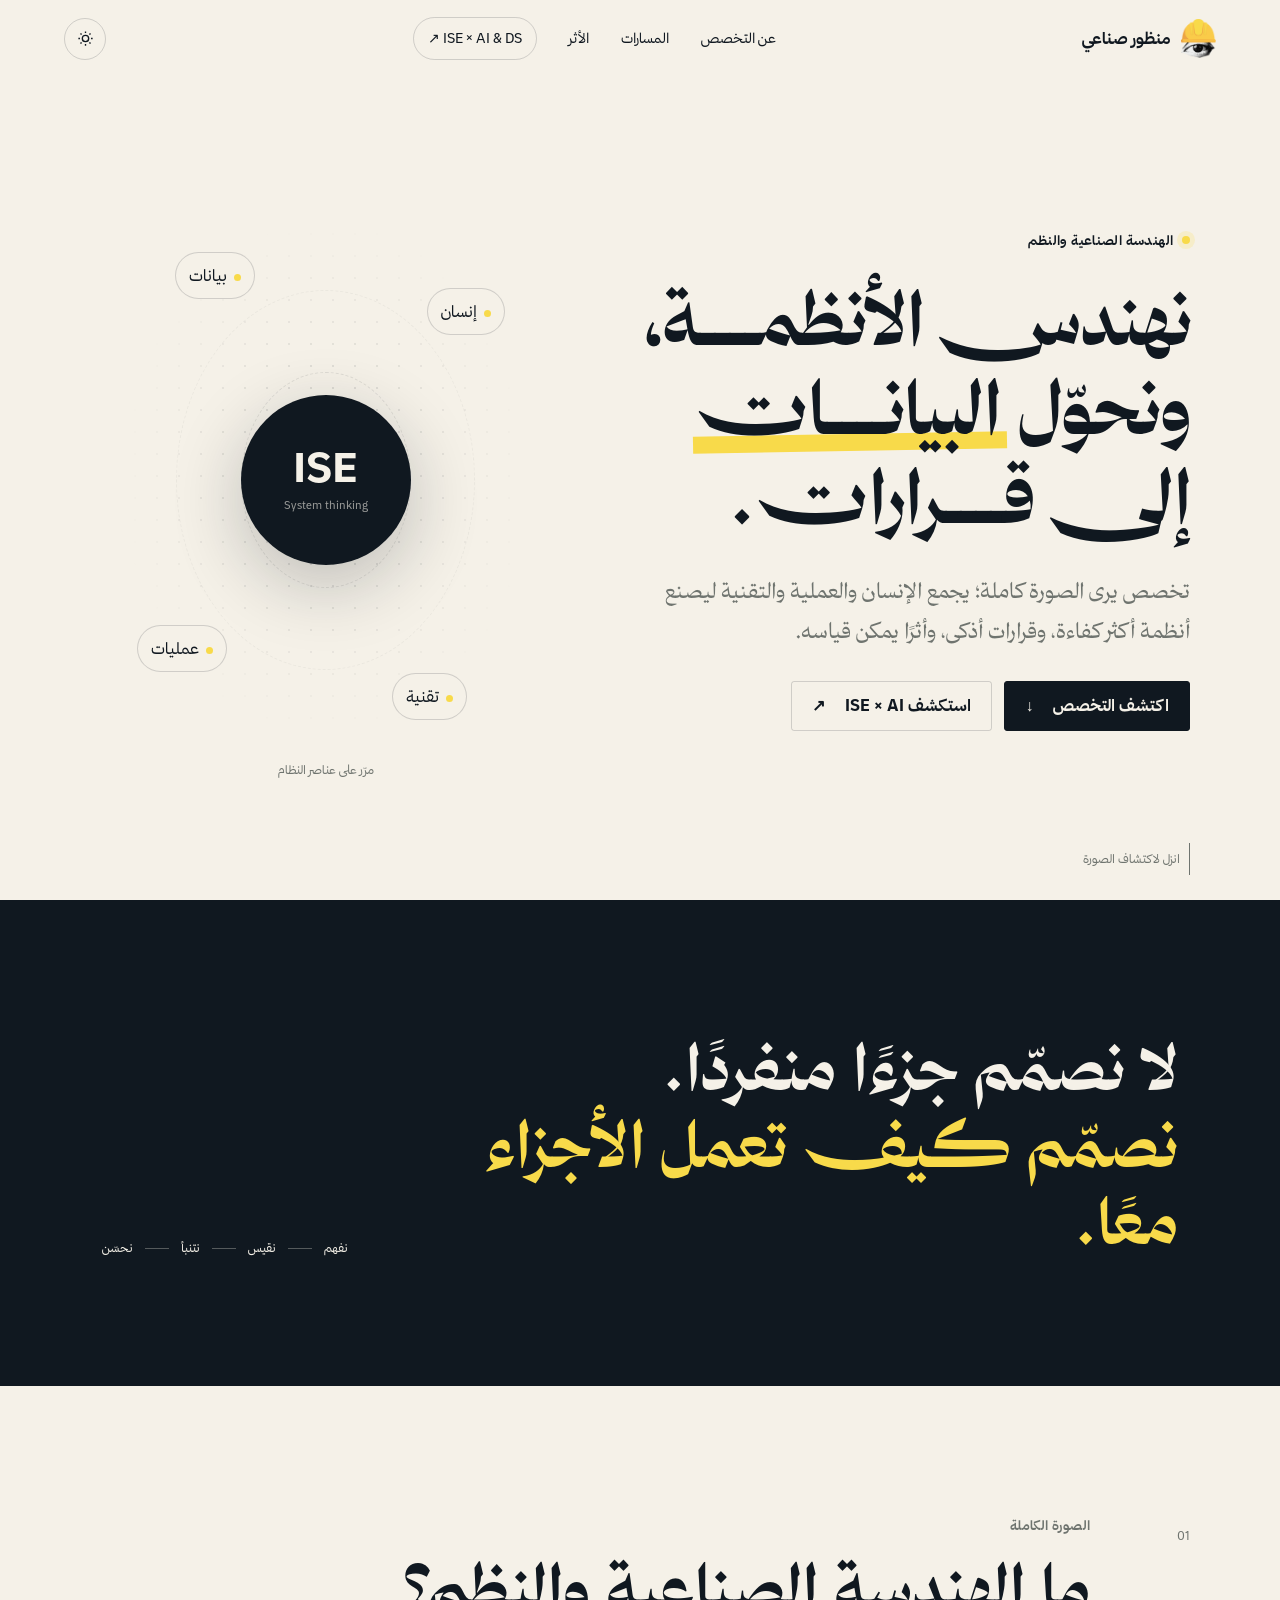
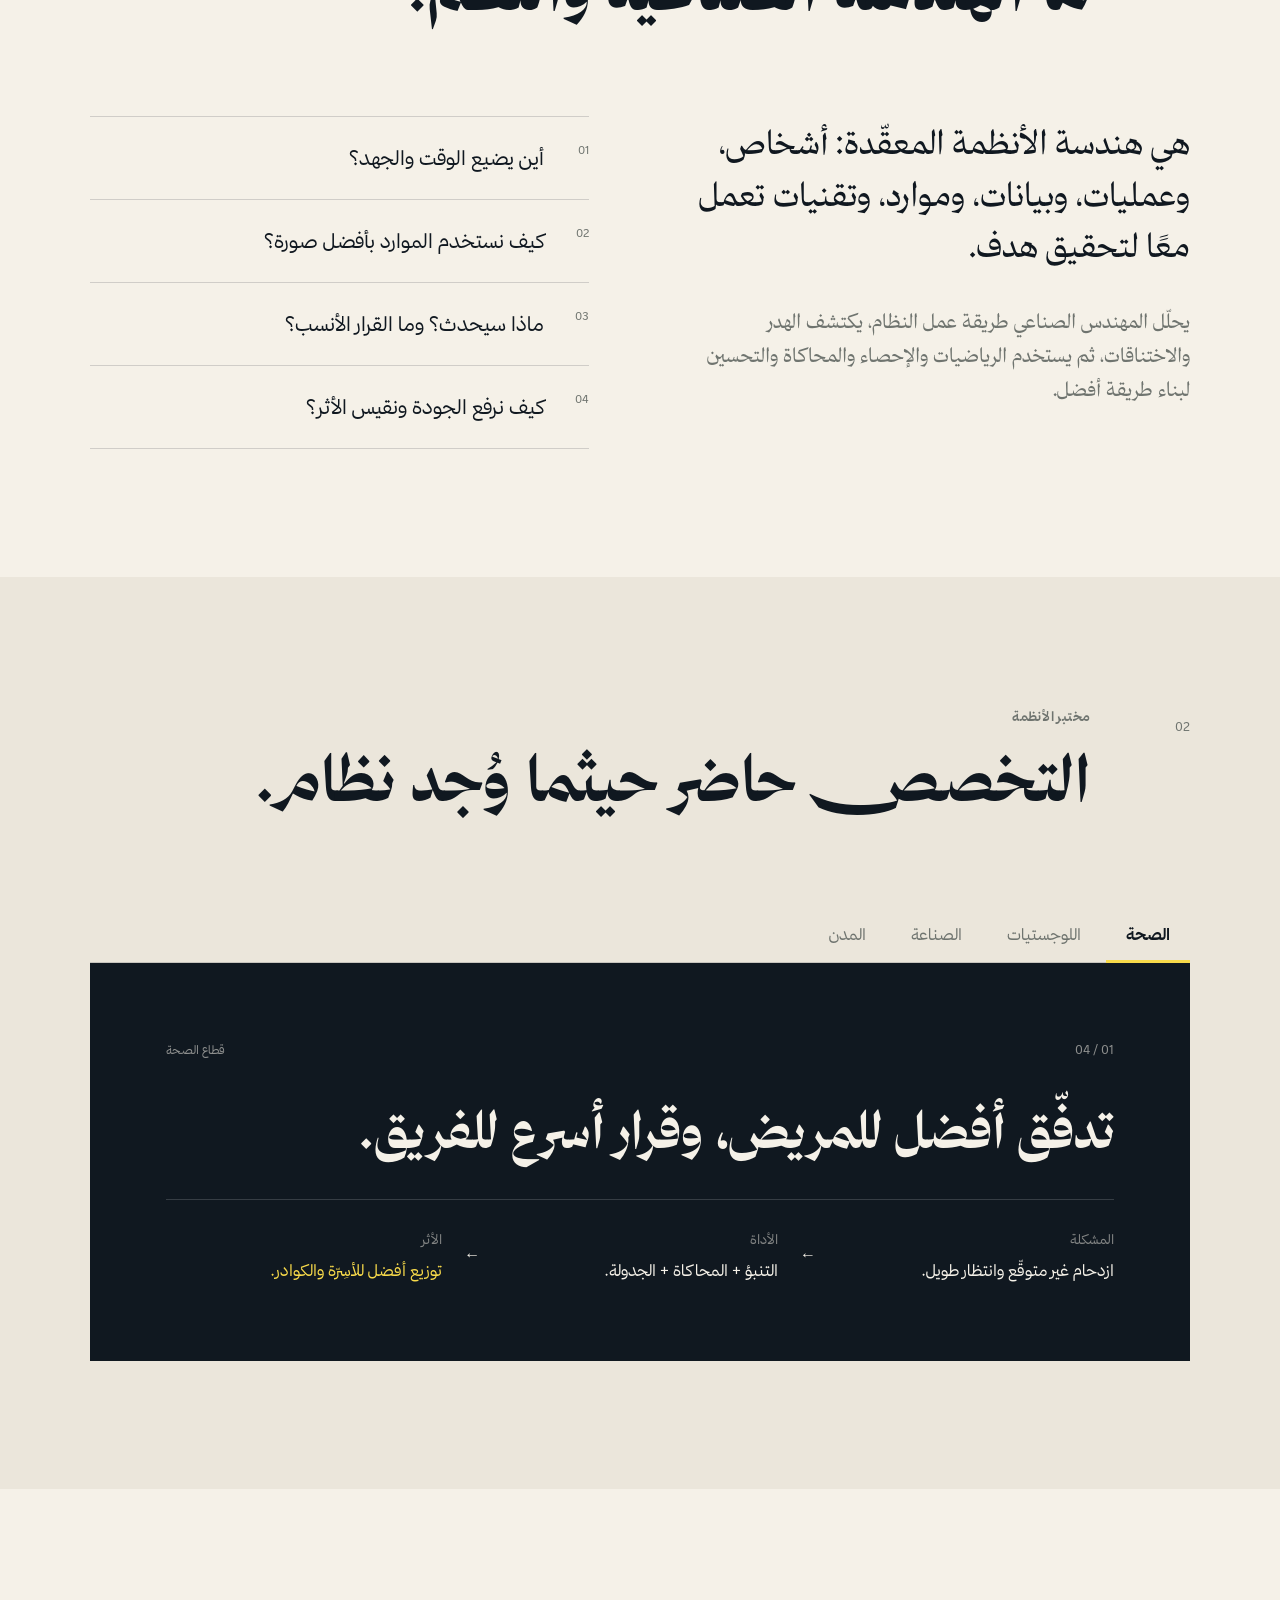
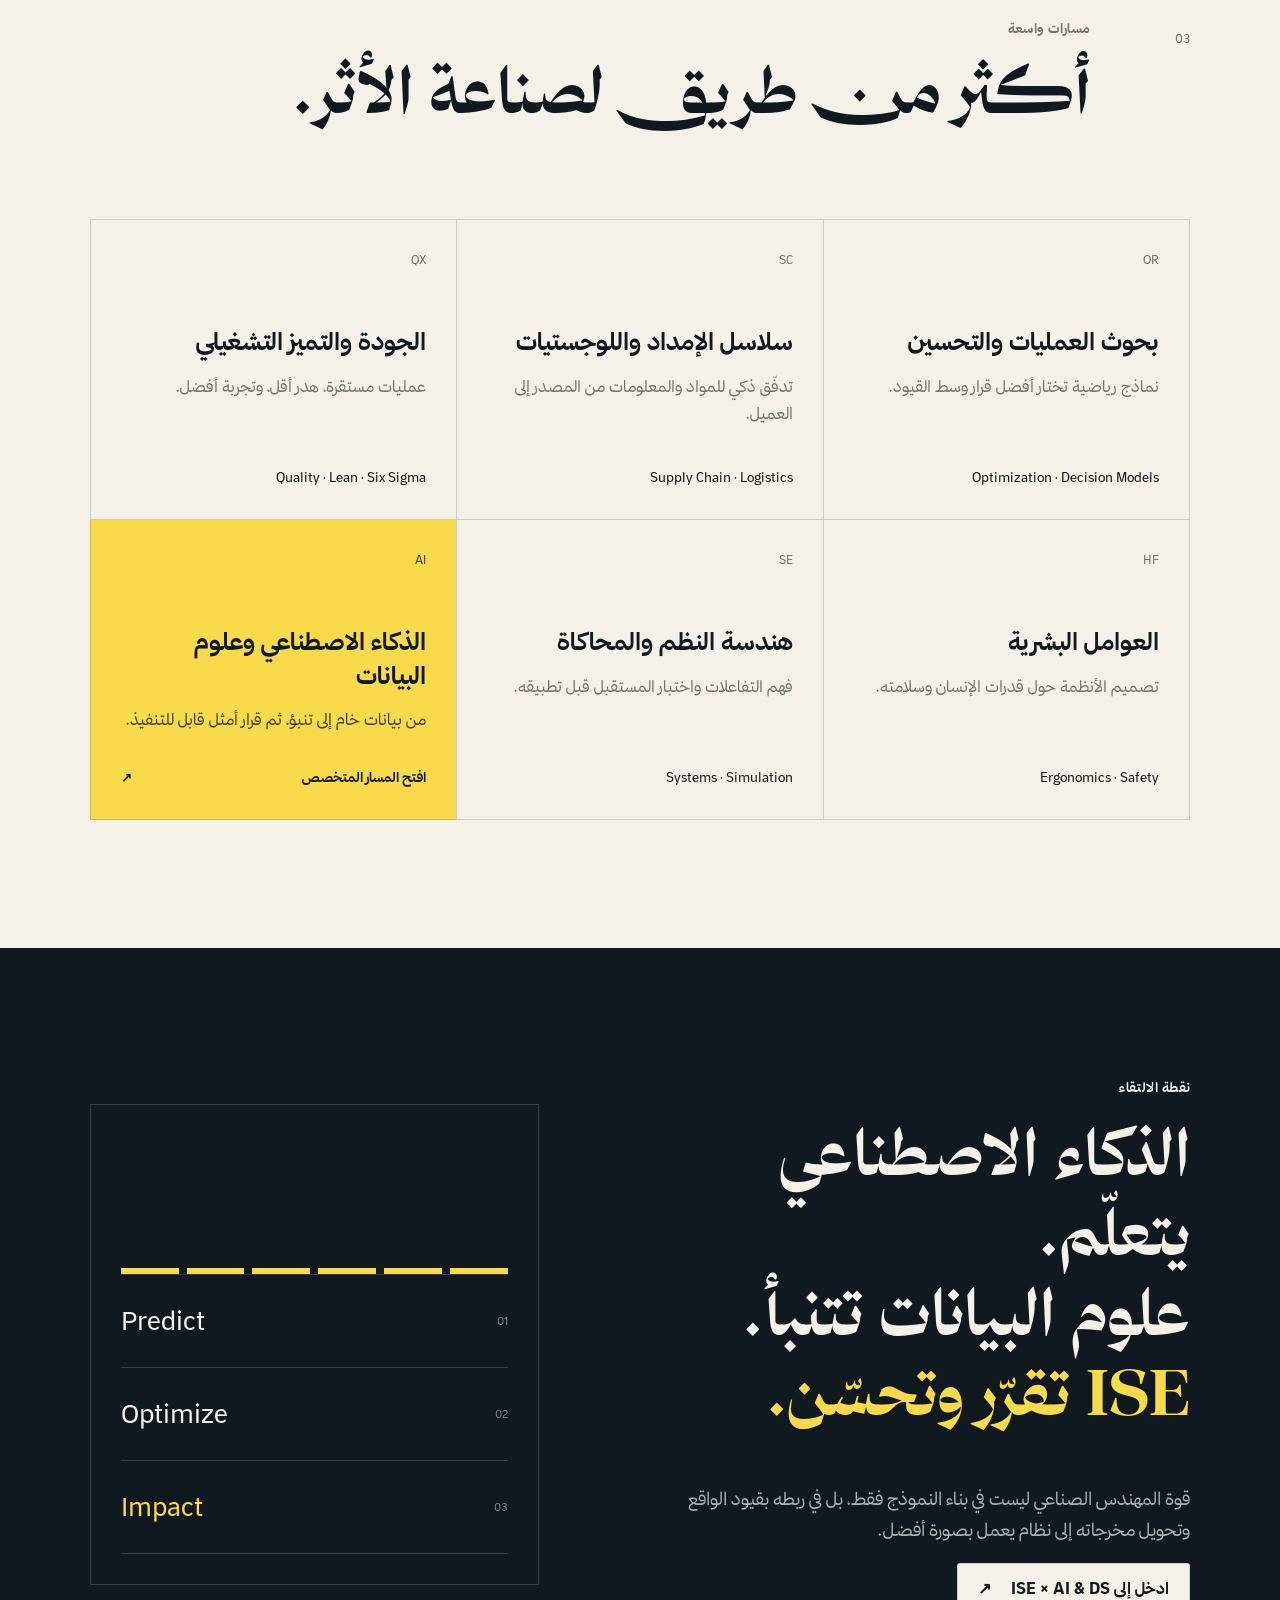
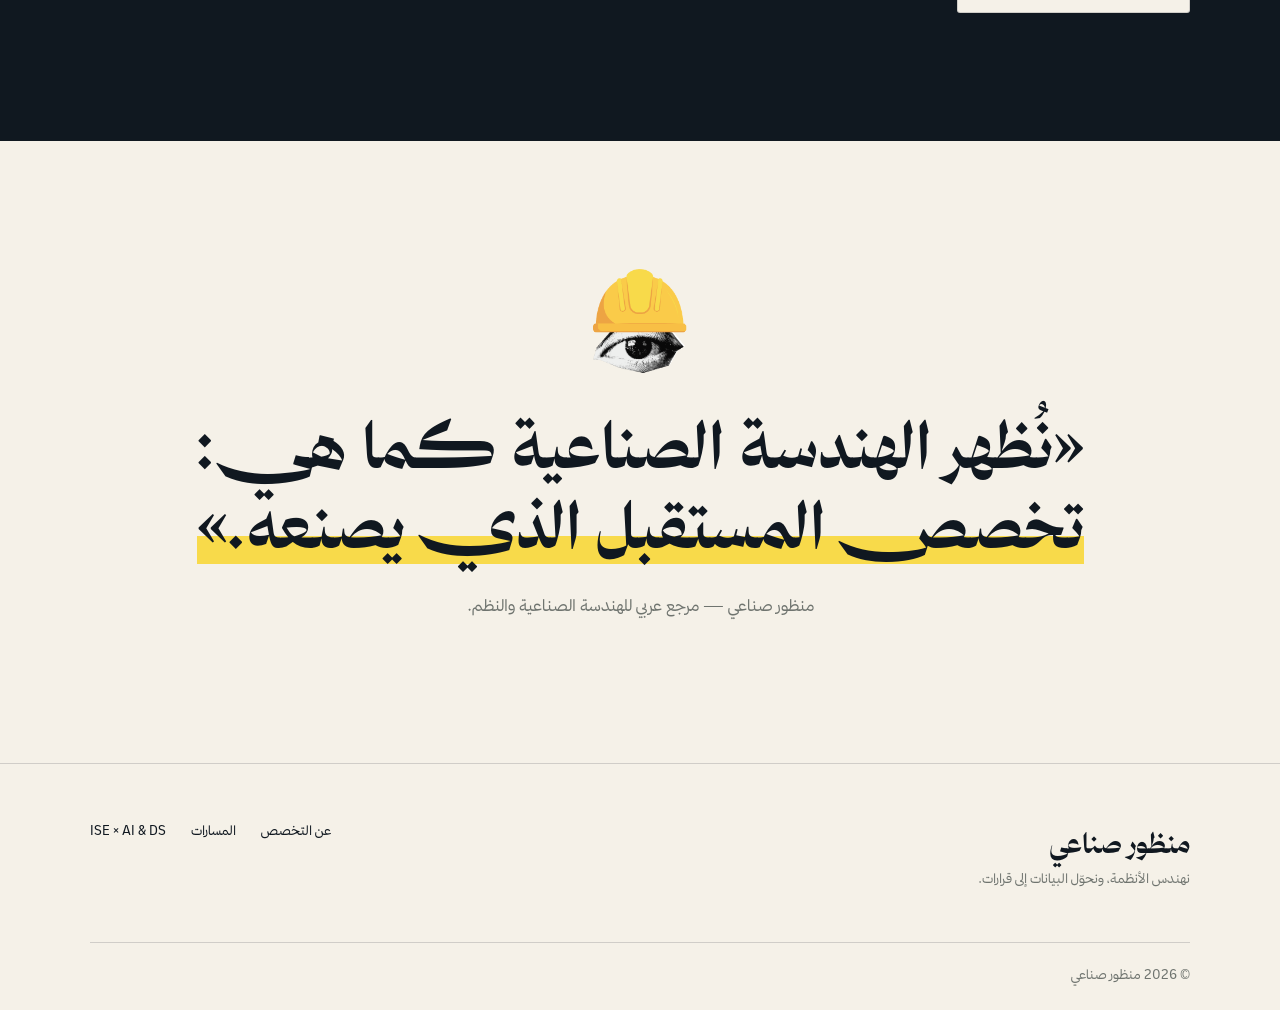
<file: index.html>
<!doctype html>
<html lang="ar" dir="rtl">
<head>
  <meta charset="utf-8">
  <meta name="viewport" content="width=device-width, initial-scale=1">
  <meta name="description" content="منظور صناعي — مرجع عربي حديث للهندسة الصناعية والنظم وتقاطعها مع الذكاء الاصطناعي وعلوم البيانات.">
  <meta name="theme-color" content="#101820">
  <title>منظور صناعي | نهندس الأنظمة ونحوّل البيانات إلى قرارات</title>
  <link rel="icon" href="assets/manthoor-logo.png" type="image/png">
  <link rel="stylesheet" href="styles.css">
</head>
<body data-page="home">
  <a class="skip-link" href="#main">تجاوز إلى المحتوى</a>
  <div class="reading-progress" aria-hidden="true"><span></span></div>

  <header class="site-header" data-header>
    <a class="brand" href="index.html" aria-label="منظور صناعي — الصفحة الرئيسية">
      <img src="assets/manthoor-logo.png" alt="" width="40" height="46">
      <span>منظور صناعي</span>
    </a>
    <nav class="desktop-nav" aria-label="التنقل الرئيسي">
      <a href="#about">عن التخصص</a>
      <a href="#fields">المسارات</a>
      <a href="#impact">الأثر</a>
      <a class="nav-feature" href="ai-data.html">ISE × AI &amp; DS <span aria-hidden="true">↗</span></a>
    </nav>
    <div class="header-actions">
      <button class="icon-button" data-theme-toggle aria-label="تبديل المظهر" title="تبديل المظهر">
        <svg aria-hidden="true" viewBox="0 0 24 24"><path d="M12 3v2m0 14v2M3 12h2m14 0h2M5.64 5.64l1.42 1.42m9.88 9.88 1.42 1.42m0-12.72-1.42 1.42M7.06 16.94l-1.42 1.42M16 12a4 4 0 1 1-8 0 4 4 0 0 1 8 0Z"/></svg>
      </button>
      <button class="menu-button" data-menu-button aria-expanded="false" aria-controls="mobile-menu">
        <span></span><span></span><span></span><span class="sr-only">القائمة</span>
      </button>
    </div>
    <nav class="mobile-menu" id="mobile-menu" data-mobile-menu aria-label="التنقل للجوال">
      <a href="#about">عن التخصص</a><a href="#fields">المسارات</a><a href="#impact">الأثر</a>
      <a href="ai-data.html">ISE × AI &amp; Data Science</a>
    </nav>
  </header>

  <main id="main">
    <section class="hero section-grid">
      <div class="hero-copy reveal">
        <div class="eyebrow"><span class="eyebrow-dot"></span> الهندسة الصناعية والنظم</div>
        <h1>نهندس الأنظمــــة،<br>ونحوّل <span class="marker">البيانــــات</span><br>إلى قــــرارات.</h1>
        <p class="hero-lead">تخصص يرى الصورة كاملة؛ يجمع الإنسان والعملية والتقنية ليصنع أنظمة أكثر كفاءة، وقرارات أذكى، وأثرًا يمكن قياسه.</p>
        <div class="hero-actions">
          <a class="button primary" href="#about">اكتشف التخصص <span aria-hidden="true">↓</span></a>
          <a class="button ghost" href="ai-data.html">استكشف ISE × AI <span aria-hidden="true">↗</span></a>
        </div>
      </div>

      <div class="system-orbit reveal" aria-label="تصور تفاعلي لعناصر النظام">
        <div class="orbit-grid" aria-hidden="true"></div>
        <div class="core-node"><span>ISE</span><small>System thinking</small></div>
        <button class="orbit-node node-data" data-orbit="البيانات تكشف النمط" aria-label="البيانات"><i></i>بيانات</button>
        <button class="orbit-node node-human" data-orbit="الإنسان محور التصميم" aria-label="الإنسان"><i></i>إنسان</button>
        <button class="orbit-node node-process" data-orbit="العملية مجال التحسين" aria-label="العمليات"><i></i>عمليات</button>
        <button class="orbit-node node-tech" data-orbit="التقنية تمكّن القرار" aria-label="التقنية"><i></i>تقنية</button>
        <div class="orbit-message" data-orbit-message>مرّر على عناصر النظام</div>
      </div>

      <div class="scroll-cue" aria-hidden="true"><span></span> انزل لاكتشاف الصورة</div>
    </section>

    <section class="statement dark-band" aria-label="تعريف مختصر">
      <p class="reveal">لا نصمّم جزءًا منفردًا.<br><strong>نصمّم كيف تعمل الأجزاء معًا.</strong></p>
      <div class="statement-tags reveal" aria-hidden="true"><span>نفهم</span><i></i><span>نقيس</span><i></i><span>نتنبأ</span><i></i><span>نحسّن</span></div>
    </section>

    <section class="content-section" id="about">
      <div class="section-heading reveal">
        <span class="section-index">01</span>
        <div><p class="kicker">الصورة الكاملة</p><h2>ما الهندسة الصناعية والنظم؟</h2></div>
      </div>
      <div class="about-layout">
        <div class="about-intro reveal">
          <p class="large-copy">هي هندسة الأنظمة المعقّدة: أشخاص، وعمليات، وبيانات، وموارد، وتقنيات تعمل معًا لتحقيق هدف.</p>
          <p>يحلّل المهندس الصناعي طريقة عمل النظام، يكتشف الهدر والاختناقات، ثم يستخدم الرياضيات والإحصاء والمحاكاة والتحسين لبناء طريقة أفضل.</p>
        </div>
        <div class="question-stack reveal">
          <article><span>01</span><p>أين يضيع الوقت والجهد؟</p></article>
          <article><span>02</span><p>كيف نستخدم الموارد بأفضل صورة؟</p></article>
          <article><span>03</span><p>ماذا سيحدث؟ وما القرار الأنسب؟</p></article>
          <article><span>04</span><p>كيف نرفع الجودة ونقيس الأثر؟</p></article>
        </div>
      </div>
    </section>

    <section class="content-section systems-lab" id="impact">
      <div class="section-heading reveal">
        <span class="section-index">02</span>
        <div><p class="kicker">مختبر الأنظمة</p><h2>التخصص حاضر حيثما وُجد نظام.</h2></div>
      </div>
      <div class="lab-layout reveal" data-lab>
        <div class="lab-tabs" role="tablist" aria-label="اختر قطاعًا">
          <button role="tab" aria-selected="true" data-sector="health">الصحة</button>
          <button role="tab" aria-selected="false" data-sector="logistics">اللوجستيات</button>
          <button role="tab" aria-selected="false" data-sector="industry">الصناعة</button>
          <button role="tab" aria-selected="false" data-sector="cities">المدن</button>
        </div>
        <div class="lab-panel" aria-live="polite">
          <div class="lab-meta"><span data-lab-number>01 / 04</span><span data-lab-sector>قطاع الصحة</span></div>
          <h3 data-lab-title>تدفّق أفضل للمريض، وقرار أسرع للفريق.</h3>
          <div class="decision-flow">
            <div><small>المشكلة</small><p data-lab-problem>ازدحام غير متوقّع وانتظار طويل.</p></div>
            <span aria-hidden="true">←</span>
            <div><small>الأداة</small><p data-lab-tool>التنبؤ + المحاكاة + الجدولة.</p></div>
            <span aria-hidden="true">←</span>
            <div class="result"><small>الأثر</small><p data-lab-impact>توزيع أفضل للأسِرّة والكوادر.</p></div>
          </div>
        </div>
      </div>
    </section>

    <section class="content-section" id="fields">
      <div class="section-heading reveal">
        <span class="section-index">03</span>
        <div><p class="kicker">مسارات واسعة</p><h2>أكثر من طريق لصناعة الأثر.</h2></div>
      </div>
      <div class="fields-grid">
        <article class="field-card reveal"><span>OR</span><h3>بحوث العمليات والتحسين</h3><p>نماذج رياضية تختار أفضل قرار وسط القيود.</p><small>Optimization · Decision Models</small></article>
        <article class="field-card reveal"><span>SC</span><h3>سلاسل الإمداد واللوجستيات</h3><p>تدفّق ذكي للمواد والمعلومات من المصدر إلى العميل.</p><small>Supply Chain · Logistics</small></article>
        <article class="field-card reveal"><span>QX</span><h3>الجودة والتميز التشغيلي</h3><p>عمليات مستقرة، هدر أقل، وتجربة أفضل.</p><small>Quality · Lean · Six Sigma</small></article>
        <article class="field-card reveal"><span>HF</span><h3>العوامل البشرية</h3><p>تصميم الأنظمة حول قدرات الإنسان وسلامته.</p><small>Ergonomics · Safety</small></article>
        <article class="field-card reveal"><span>SE</span><h3>هندسة النظم والمحاكاة</h3><p>فهم التفاعلات واختبار المستقبل قبل تطبيقه.</p><small>Systems · Simulation</small></article>
        <a class="field-card feature reveal" href="ai-data.html"><span>AI</span><h3>الذكاء الاصطناعي وعلوم البيانات</h3><p>من بيانات خام إلى تنبؤ، ثم قرار أمثل قابل للتنفيذ.</p><small>افتح المسار المتخصص <b aria-hidden="true">↗</b></small></a>
      </div>
    </section>

    <section class="bridge-section">
      <div class="bridge-copy reveal">
        <p class="kicker">نقطة الالتقاء</p>
        <h2>الذكاء الاصطناعي يتعلّم.<br>علوم البيانات تتنبأ.<br><span>ISE تقرّر وتحسّن.</span></h2>
        <p>قوة المهندس الصناعي ليست في بناء النموذج فقط، بل في ربطه بقيود الواقع وتحويل مخرجاته إلى نظام يعمل بصورة أفضل.</p>
        <a class="button light" href="ai-data.html">ادخل إلى ISE × AI &amp; DS <span aria-hidden="true">↗</span></a>
      </div>
      <div class="bridge-visual reveal" aria-hidden="true">
        <div class="data-stream"><i></i><i></i><i></i><i></i><i></i><i></i></div>
        <div class="bridge-stage"><span>01</span><p>Predict</p></div>
        <div class="bridge-stage"><span>02</span><p>Optimize</p></div>
        <div class="bridge-stage active"><span>03</span><p>Impact</p></div>
      </div>
    </section>

    <section class="closing-quote content-section reveal">
      <img src="assets/manthoor-logo.png" alt="شعار منظور صناعي" width="88" height="98">
      <blockquote>«نُظهر الهندسة الصناعية كما هي:<br><strong>تخصص المستقبل الذي يصنعه.»</strong></blockquote>
      <p>منظور صناعي — مرجع عربي للهندسة الصناعية والنظم.</p>
    </section>
  </main>

  <footer class="site-footer">
    <div><a class="footer-brand" href="index.html">منظور صناعي</a><p>نهندس الأنظمة، ونحوّل البيانات إلى قرارات.</p></div>
    <div class="footer-links"><a href="#about">عن التخصص</a><a href="#fields">المسارات</a><a href="ai-data.html">ISE × AI &amp; DS</a></div>
    <p class="copyright">© <span data-year></span> منظور صناعي</p>
  </footer>
  <script src="app.js" defer></script>
</body>
</html>
</file>
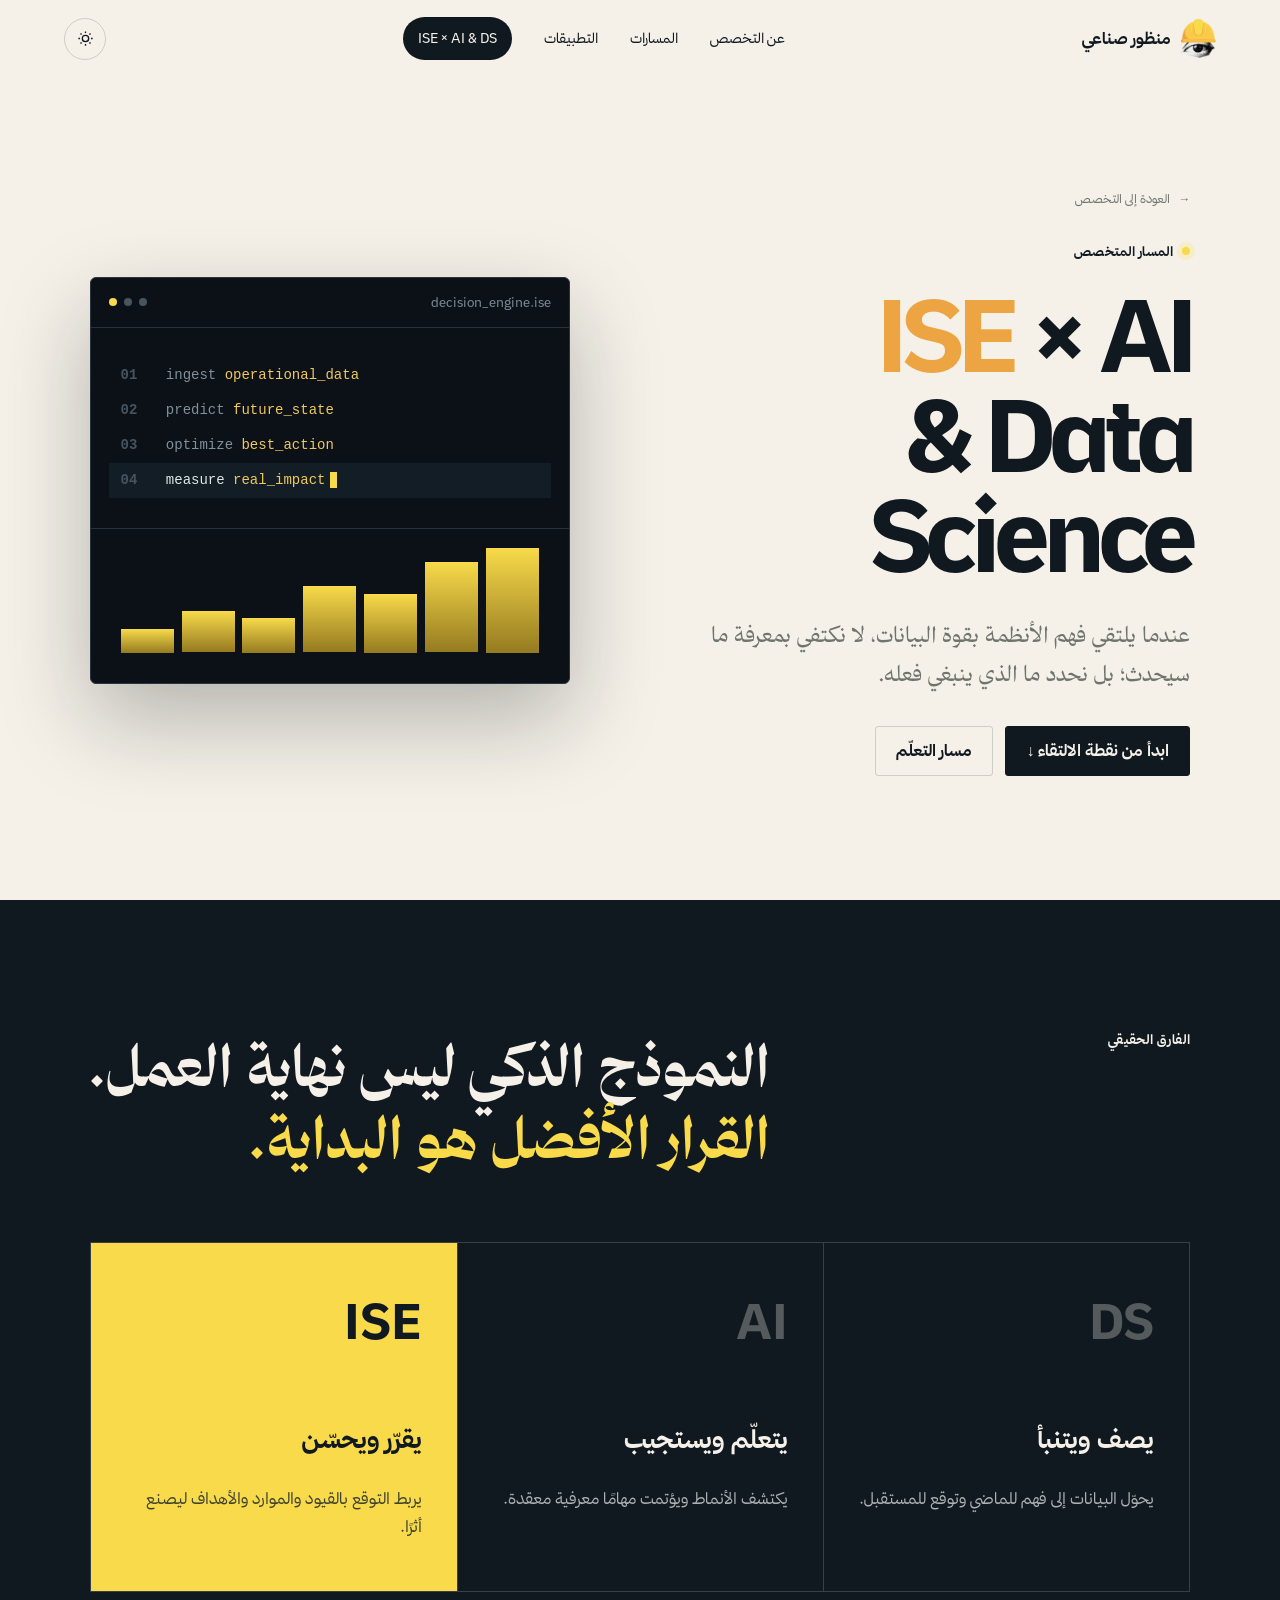
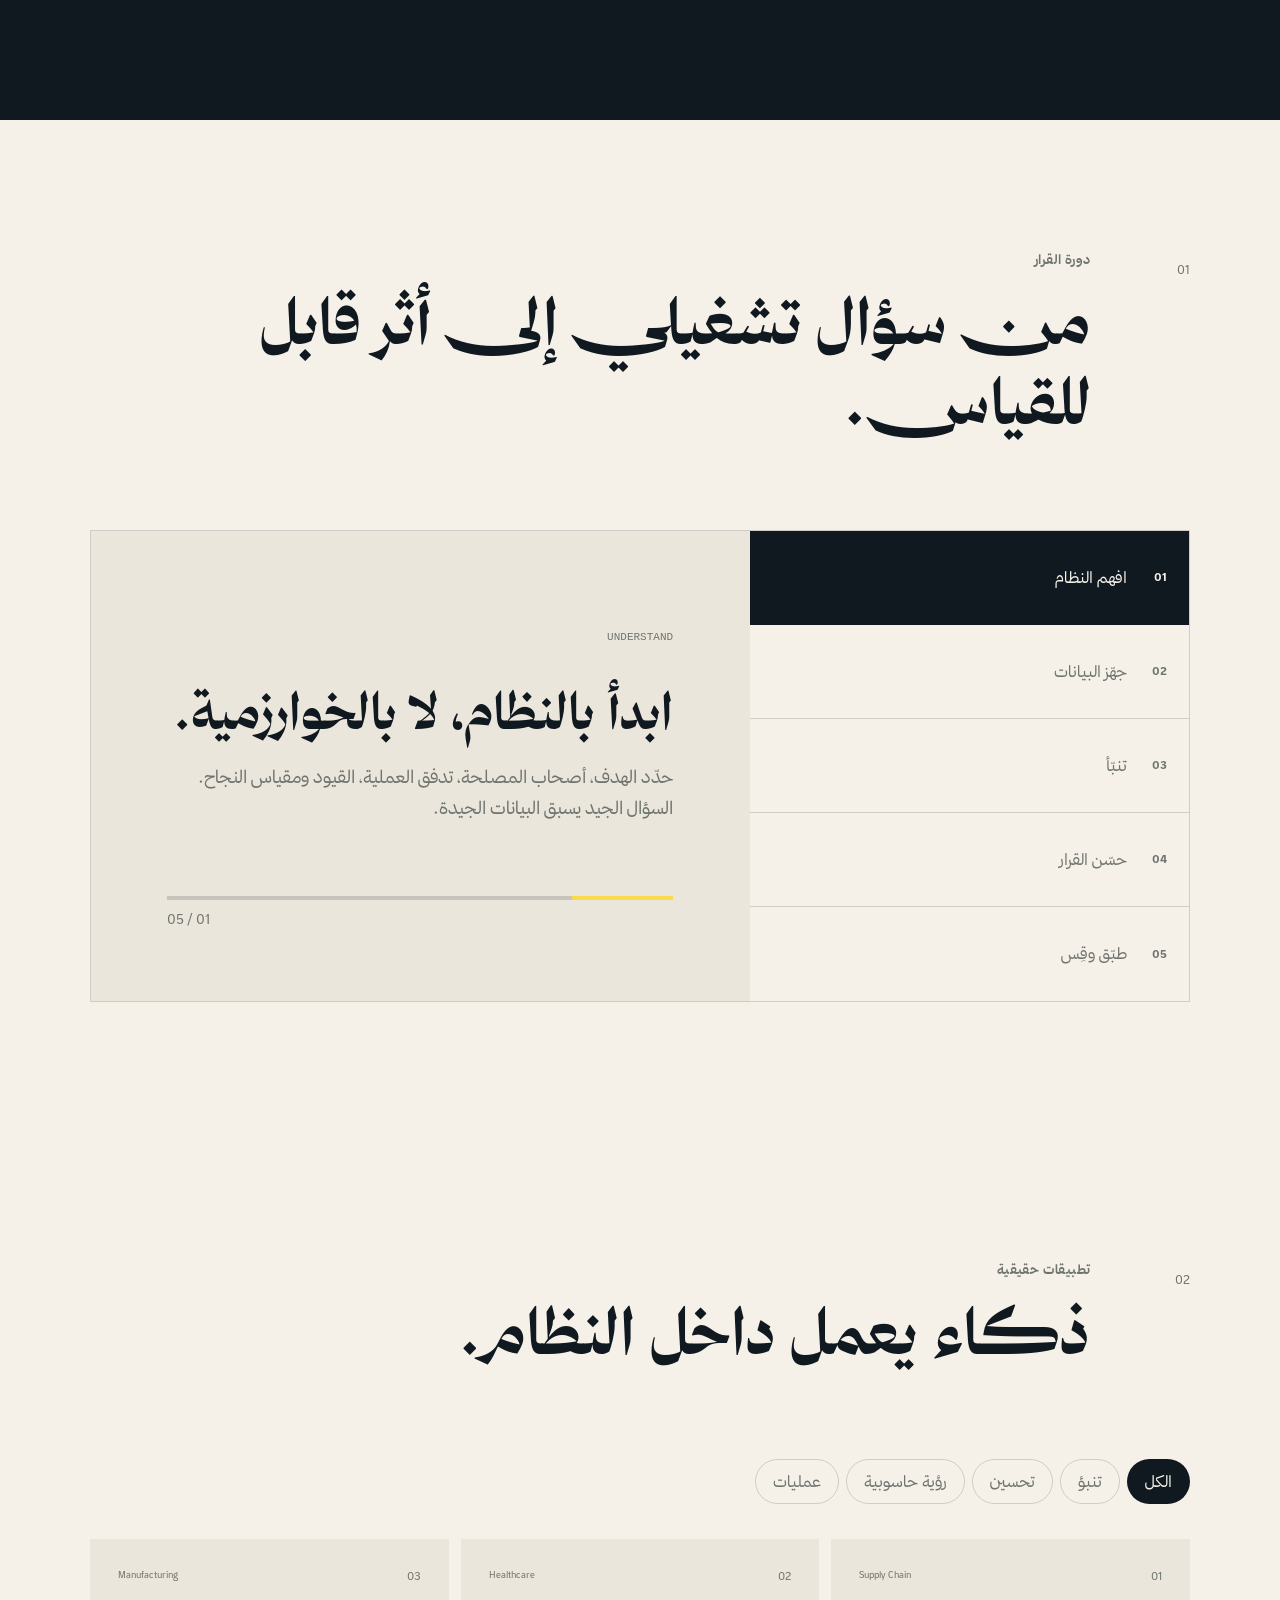
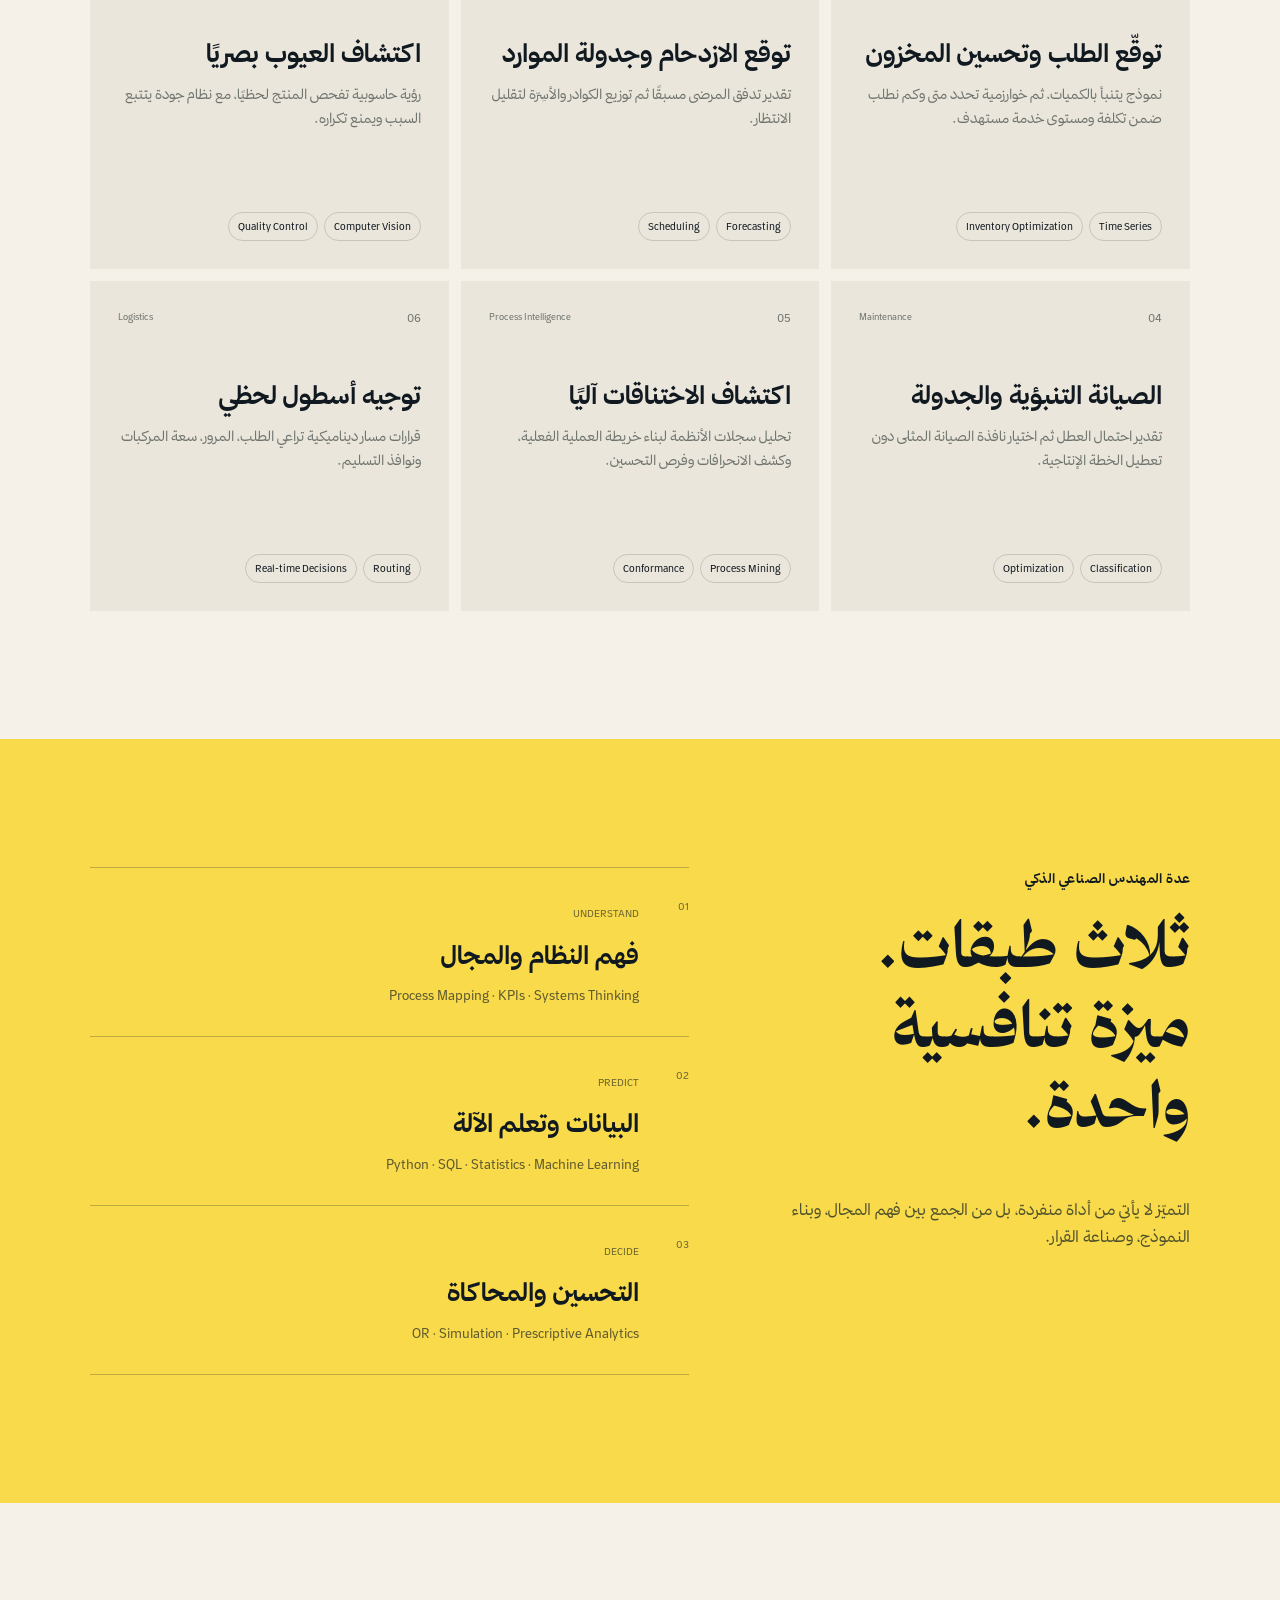
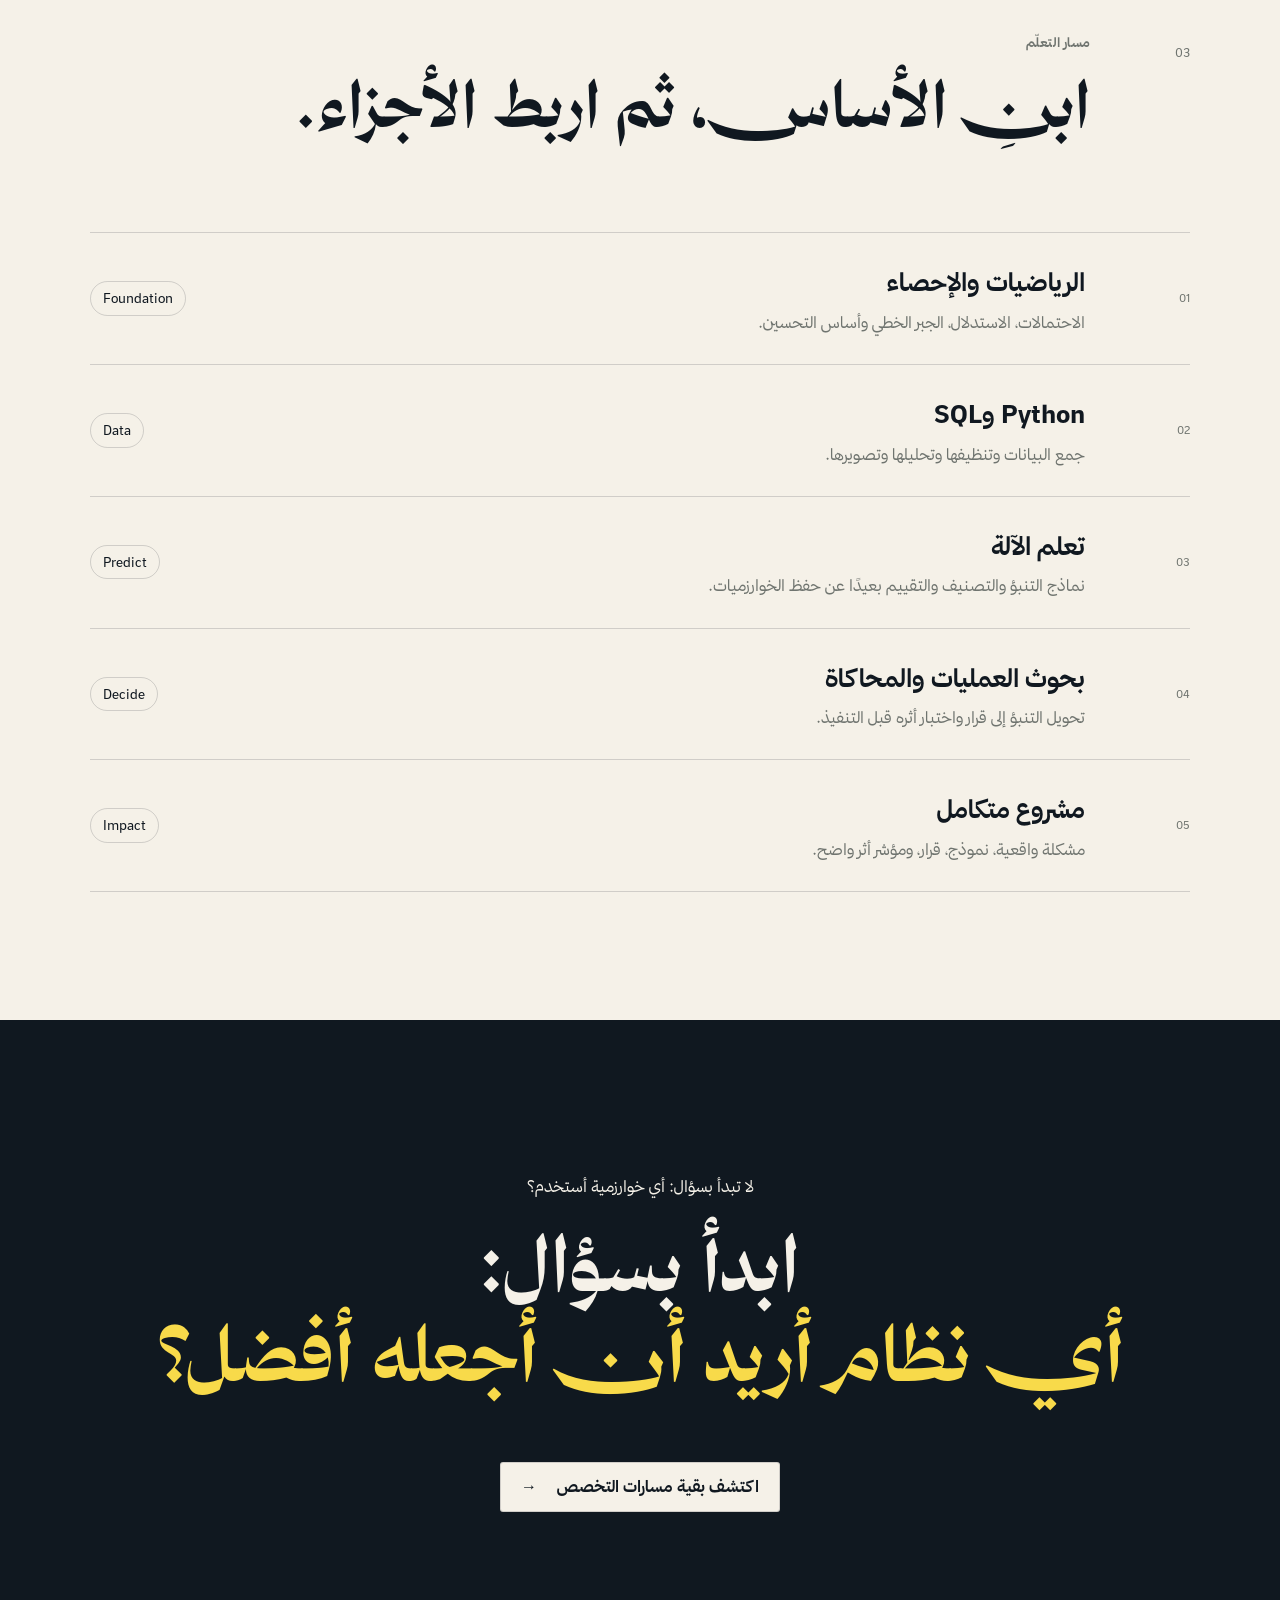
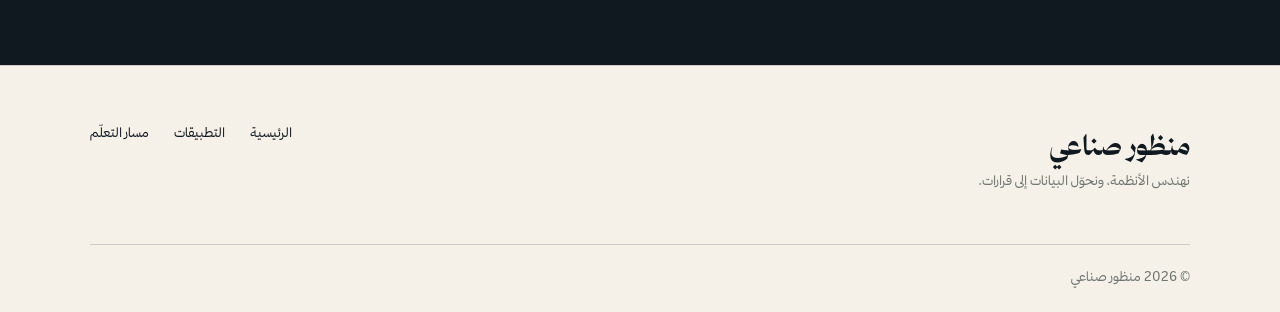
<file: ai-data.html>
<!doctype html>
<html lang="ar" dir="rtl">
<head>
  <meta charset="utf-8"><meta name="viewport" content="width=device-width, initial-scale=1">
  <meta name="description" content="تقاطع الهندسة الصناعية والنظم مع الذكاء الاصطناعي وعلوم البيانات: من التنبؤ إلى القرار والتحسين.">
  <meta name="theme-color" content="#101820">
  <title>ISE × AI & Data Science | منظور صناعي</title>
  <link rel="icon" href="assets/manthoor-logo.png" type="image/png"><link rel="stylesheet" href="styles.css">
</head>
<body data-page="ai">
  <a class="skip-link" href="#main">تجاوز إلى المحتوى</a><div class="reading-progress" aria-hidden="true"><span></span></div>
  <header class="site-header" data-header>
    <a class="brand" href="index.html"><img src="assets/manthoor-logo.png" alt="" width="40" height="46"><span>منظور صناعي</span></a>
    <nav class="desktop-nav" aria-label="التنقل الرئيسي"><a href="index.html#about">عن التخصص</a><a href="index.html#fields">المسارات</a><a href="#applications">التطبيقات</a><a class="nav-feature active" href="ai-data.html">ISE × AI &amp; DS</a></nav>
    <div class="header-actions"><button class="icon-button" data-theme-toggle aria-label="تبديل المظهر"><svg aria-hidden="true" viewBox="0 0 24 24"><path d="M12 3v2m0 14v2M3 12h2m14 0h2M5.64 5.64l1.42 1.42m9.88 9.88 1.42 1.42m0-12.72-1.42 1.42M7.06 16.94l-1.42 1.42M16 12a4 4 0 1 1-8 0 4 4 0 0 1 8 0Z"/></svg></button><button class="menu-button" data-menu-button aria-expanded="false" aria-controls="mobile-menu"><span></span><span></span><span></span><b class="sr-only">القائمة</b></button></div>
    <nav class="mobile-menu" id="mobile-menu" data-mobile-menu><a href="index.html">الرئيسية</a><a href="#intersection">نقطة الالتقاء</a><a href="#applications">التطبيقات</a><a href="#roadmap">مسار التعلّم</a></nav>
  </header>

  <main id="main">
    <section class="ai-hero">
      <div class="ai-hero-copy reveal"><a class="back-link" href="index.html"><span aria-hidden="true">→</span> العودة إلى التخصص</a><div class="eyebrow"><span class="eyebrow-dot"></span> المسار المتخصص</div><h1><span>ISE</span> × AI<br>&amp; Data Science</h1><p>عندما يلتقي فهم الأنظمة بقوة البيانات، لا نكتفي بمعرفة ما سيحدث؛ بل نحدد ما الذي ينبغي فعله.</p><div class="hero-actions"><a class="button primary" href="#intersection">ابدأ من نقطة الالتقاء ↓</a><a class="button ghost" href="#roadmap">مسار التعلّم</a></div></div>
      <div class="ai-console reveal" aria-label="تصور لمسار القرار الذكي"><div class="console-top"><span></span><span></span><span></span><small>decision_engine.ise</small></div><div class="console-body"><p><b>01</b> ingest <span>operational_data</span></p><p><b>02</b> predict <span>future_state</span></p><p><b>03</b> optimize <span>best_action</span></p><p class="console-active"><b>04</b> measure <span>real_impact</span><i></i></p></div><div class="console-chart"><i style="--h:22%"></i><i style="--h:38%"></i><i style="--h:32%"></i><i style="--h:61%"></i><i style="--h:54%"></i><i style="--h:83%"></i><i style="--h:96%"></i></div></div>
    </section>

    <section class="ai-thesis dark-band" id="intersection"><div class="reveal"><p class="kicker">الفارق الحقيقي</p><h2>النموذج الذكي ليس نهاية العمل.<br><span>القرار الأفضل هو البداية.</span></h2></div><div class="thesis-cards"><article class="reveal"><strong>DS</strong><h3>يصف ويتنبأ</h3><p>يحوّل البيانات إلى فهم للماضي وتوقع للمستقبل.</p></article><article class="reveal"><strong>AI</strong><h3>يتعلّم ويستجيب</h3><p>يكتشف الأنماط ويؤتمت مهامًا معرفية معقدة.</p></article><article class="reveal active"><strong>ISE</strong><h3>يقرّر ويحسّن</h3><p>يربط التوقع بالقيود والموارد والأهداف ليصنع أثرًا.</p></article></div></section>

    <section class="content-section decision-cycle">
      <div class="section-heading reveal"><span class="section-index">01</span><div><p class="kicker">دورة القرار</p><h2>من سؤال تشغيلي إلى أثر قابل للقياس.</h2></div></div>
      <div class="cycle-layout reveal" data-cycle>
        <div class="cycle-tabs" role="tablist">
          <button role="tab" aria-selected="true" data-cycle-step="0"><b>01</b><span>افهم النظام</span></button>
          <button role="tab" aria-selected="false" data-cycle-step="1"><b>02</b><span>جهّز البيانات</span></button>
          <button role="tab" aria-selected="false" data-cycle-step="2"><b>03</b><span>تنبّأ</span></button>
          <button role="tab" aria-selected="false" data-cycle-step="3"><b>04</b><span>حسّن القرار</span></button>
          <button role="tab" aria-selected="false" data-cycle-step="4"><b>05</b><span>طبّق وقِس</span></button>
        </div>
        <div class="cycle-panel"><span data-cycle-label>UNDERSTAND</span><h3 data-cycle-title>ابدأ بالنظام، لا بالخوارزمية.</h3><p data-cycle-text>حدّد الهدف، أصحاب المصلحة، تدفق العملية، القيود ومقياس النجاح. السؤال الجيد يسبق البيانات الجيدة.</p><div class="cycle-meter"><i></i><small data-cycle-count>01 / 05</small></div></div>
      </div>
    </section>

    <section class="content-section applications" id="applications">
      <div class="section-heading reveal"><span class="section-index">02</span><div><p class="kicker">تطبيقات حقيقية</p><h2>ذكاء يعمل داخل النظام.</h2></div></div>
      <div class="filter-row reveal" data-filters aria-label="تصفية التطبيقات"><button class="active" data-filter="all">الكل</button><button data-filter="predict">تنبؤ</button><button data-filter="optimize">تحسين</button><button data-filter="vision">رؤية حاسوبية</button><button data-filter="process">عمليات</button></div>
      <div class="project-grid" data-projects>
        <article class="project-card reveal" data-category="predict optimize"><div><span>01</span><small>Supply Chain</small></div><h3>توقّع الطلب وتحسين المخزون</h3><p>نموذج يتنبأ بالكميات، ثم خوارزمية تحدد متى وكم نطلب ضمن تكلفة ومستوى خدمة مستهدف.</p><ul><li>Time Series</li><li>Inventory Optimization</li></ul></article>
        <article class="project-card reveal" data-category="predict optimize"><div><span>02</span><small>Healthcare</small></div><h3>توقع الازدحام وجدولة الموارد</h3><p>تقدير تدفق المرضى مسبقًا ثم توزيع الكوادر والأسِرّة لتقليل الانتظار.</p><ul><li>Forecasting</li><li>Scheduling</li></ul></article>
        <article class="project-card reveal" data-category="vision process"><div><span>03</span><small>Manufacturing</small></div><h3>اكتشاف العيوب بصريًا</h3><p>رؤية حاسوبية تفحص المنتج لحظيًا، مع نظام جودة يتتبع السبب ويمنع تكراره.</p><ul><li>Computer Vision</li><li>Quality Control</li></ul></article>
        <article class="project-card reveal" data-category="predict optimize"><div><span>04</span><small>Maintenance</small></div><h3>الصيانة التنبؤية والجدولة</h3><p>تقدير احتمال العطل ثم اختيار نافذة الصيانة المثلى دون تعطيل الخطة الإنتاجية.</p><ul><li>Classification</li><li>Optimization</li></ul></article>
        <article class="project-card reveal" data-category="process"><div><span>05</span><small>Process Intelligence</small></div><h3>اكتشاف الاختناقات آليًا</h3><p>تحليل سجلات الأنظمة لبناء خريطة العملية الفعلية، وكشف الانحرافات وفرص التحسين.</p><ul><li>Process Mining</li><li>Conformance</li></ul></article>
        <article class="project-card reveal" data-category="optimize process"><div><span>06</span><small>Logistics</small></div><h3>توجيه أسطول لحظي</h3><p>قرارات مسار ديناميكية تراعي الطلب، المرور، سعة المركبات ونوافذ التسليم.</p><ul><li>Routing</li><li>Real-time Decisions</li></ul></article>
      </div>
    </section>

    <section class="stack-section">
      <div class="stack-intro reveal"><p class="kicker">عدة المهندس الصناعي الذكي</p><h2>ثلاث طبقات.<br>ميزة تنافسية واحدة.</h2><p>التميّز لا يأتي من أداة منفردة، بل من الجمع بين فهم المجال، وبناء النموذج، وصناعة القرار.</p></div>
      <div class="stack-list reveal"><article><span>01</span><div><small>UNDERSTAND</small><h3>فهم النظام والمجال</h3><p>Process Mapping · KPIs · Systems Thinking</p></div></article><article><span>02</span><div><small>PREDICT</small><h3>البيانات وتعلم الآلة</h3><p>Python · SQL · Statistics · Machine Learning</p></div></article><article><span>03</span><div><small>DECIDE</small><h3>التحسين والمحاكاة</h3><p>OR · Simulation · Prescriptive Analytics</p></div></article></div>
    </section>

    <section class="content-section roadmap" id="roadmap">
      <div class="section-heading reveal"><span class="section-index">03</span><div><p class="kicker">مسار التعلّم</p><h2>ابنِ الأساس، ثم اربط الأجزاء.</h2></div></div>
      <ol class="roadmap-list">
        <li class="reveal"><span>01</span><div><h3>الرياضيات والإحصاء</h3><p>الاحتمالات، الاستدلال، الجبر الخطي وأساس التحسين.</p></div><small>Foundation</small></li>
        <li class="reveal"><span>02</span><div><h3>Python وSQL</h3><p>جمع البيانات وتنظيفها وتحليلها وتصويرها.</p></div><small>Data</small></li>
        <li class="reveal"><span>03</span><div><h3>تعلم الآلة</h3><p>نماذج التنبؤ والتصنيف والتقييم بعيدًا عن حفظ الخوارزميات.</p></div><small>Predict</small></li>
        <li class="reveal"><span>04</span><div><h3>بحوث العمليات والمحاكاة</h3><p>تحويل التنبؤ إلى قرار واختبار أثره قبل التنفيذ.</p></div><small>Decide</small></li>
        <li class="reveal"><span>05</span><div><h3>مشروع متكامل</h3><p>مشكلة واقعية، نموذج، قرار، ومؤشر أثر واضح.</p></div><small>Impact</small></li>
      </ol>
    </section>

    <section class="final-cta"><div class="reveal"><p>لا تبدأ بسؤال: أي خوارزمية أستخدم؟</p><h2>ابدأ بسؤال:<br><span>أي نظام أريد أن أجعله أفضل؟</span></h2><a class="button light" href="index.html">اكتشف بقية مسارات التخصص <span aria-hidden="true">→</span></a></div></section>
  </main>
  <footer class="site-footer"><div><a class="footer-brand" href="index.html">منظور صناعي</a><p>نهندس الأنظمة، ونحوّل البيانات إلى قرارات.</p></div><div class="footer-links"><a href="index.html">الرئيسية</a><a href="#applications">التطبيقات</a><a href="#roadmap">مسار التعلّم</a></div><p class="copyright">© <span data-year></span> منظور صناعي</p></footer>
  <script src="app.js" defer></script>
</body>
</html>
</file>
<file: styles.css>
@font-face{font-family:"Thmanyah Sans";src:local("thmanyah sans"),url("assets/fonts/thmanyahsans-Regular.woff2") format("woff2");font-weight:400;font-style:normal;font-display:swap}
@font-face{font-family:"Thmanyah Sans";src:local("thmanyah sans Medium"),url("assets/fonts/thmanyahsans-Medium.woff2") format("woff2");font-weight:500;font-style:normal;font-display:swap}
@font-face{font-family:"Thmanyah Sans";src:local("thmanyah sans Bold"),url("assets/fonts/thmanyahsans-Bold.woff2") format("woff2");font-weight:700;font-style:normal;font-display:swap}
@font-face{font-family:"Thmanyah Display";src:local("thmanyah serif display Bold"),url("assets/fonts/thmanyahserifdisplay-Bold.woff2") format("woff2");font-weight:700;font-style:normal;font-display:swap}
@font-face{font-family:"Thmanyah Text";src:local("thmanyah serif text"),url("assets/fonts/thmanyahseriftext-Regular.woff2") format("woff2");font-weight:400;font-style:normal;font-display:swap}
:root{--ink:#101820;--ink-2:#1d2832;--paper:#f5f1e8;--paper-2:#ebe6db;--yellow:#f8da4a;--orange:#eda443;--muted:#6f746f;--line:rgba(16,24,32,.16);--white:#fffdf7;--display:"Thmanyah Display","Noto Kufi Arabic","Tahoma",sans-serif;--text:"Thmanyah Text","Noto Naskh Arabic","Tahoma",serif;--sans:"Thmanyah Sans","Noto Sans Arabic","Tahoma",sans-serif;--ease:cubic-bezier(.22,1,.36,1)}
[data-theme="dark"]{--paper:#111a22;--paper-2:#17232c;--ink:#f8f4ea;--ink-2:#e9e4d9;--muted:#aeb6b7;--line:rgba(255,255,255,.15);--white:#0e161d}
*{box-sizing:border-box}html{scroll-behavior:smooth;scroll-padding-top:90px}body{margin:0;background:var(--paper);color:var(--ink);font-family:var(--sans);line-height:1.7;overflow-x:hidden}body.menu-open{overflow:hidden}a{color:inherit;text-decoration:none}button{font:inherit}img{max-width:100%}::selection{background:var(--yellow);color:#101820}.sr-only{position:absolute;width:1px;height:1px;padding:0;margin:-1px;overflow:hidden;clip:rect(0,0,0,0);white-space:nowrap;border:0}.skip-link{position:fixed;top:10px;right:10px;z-index:200;padding:10px 16px;background:var(--yellow);color:#101820;transform:translateY(-150%)}.skip-link:focus{transform:none}.reading-progress{position:fixed;top:0;left:0;right:0;height:3px;z-index:120}.reading-progress span{display:block;width:0;height:100%;background:var(--yellow)}
.site-header{height:78px;padding:0 clamp(20px,5vw,76px);display:flex;align-items:center;justify-content:space-between;position:fixed;inset:0 0 auto;z-index:100;border-bottom:1px solid transparent;transition:.35s var(--ease)}.site-header.scrolled{height:68px;background:color-mix(in srgb,var(--paper) 90%,transparent);border-color:var(--line);backdrop-filter:blur(16px)}.brand{display:flex;align-items:center;gap:10px;font-weight:700}.brand img{width:35px;height:42px;object-fit:contain}.desktop-nav{display:flex;align-items:center;gap:32px;font-size:14px}.desktop-nav a{position:relative}.desktop-nav a:not(.nav-feature):after{content:"";position:absolute;height:2px;background:var(--yellow);left:0;right:100%;bottom:-7px;transition:.3s var(--ease)}.desktop-nav a:hover:after{right:0}.nav-feature{padding:9px 14px;border:1px solid var(--line);border-radius:99px}.nav-feature:hover,.nav-feature.active{background:var(--ink);color:var(--paper)}.header-actions{display:flex;align-items:center;gap:9px}.icon-button,.menu-button{width:42px;height:42px;border:1px solid var(--line);border-radius:50%;background:transparent;color:var(--ink);display:grid;place-items:center;cursor:pointer}.icon-button svg{width:19px;fill:none;stroke:currentColor;stroke-width:1.7}.menu-button{display:none;align-content:center;gap:5px}.menu-button span{width:18px;height:1.5px;background:currentColor;display:block;transition:.3s}.mobile-menu{display:none}
.section-grid{padding-inline:clamp(20px,7vw,110px)}.hero{min-height:100svh;padding-top:120px;padding-bottom:60px;display:grid;grid-template-columns:1.1fr .9fr;align-items:center;gap:4vw;position:relative}.hero-copy{max-width:720px}.eyebrow,.kicker{font-size:13px;font-weight:600;letter-spacing:.03em}.eyebrow{display:flex;align-items:center;gap:9px;margin-bottom:22px}.eyebrow-dot{width:8px;height:8px;background:var(--yellow);border-radius:50%;box-shadow:0 0 0 5px color-mix(in srgb,var(--yellow) 20%,transparent)}h1,h2,h3,p{margin-top:0}.hero h1,.ai-hero h1{font-family:var(--display);font-feature-settings:"salt" 1;font-size:clamp(55px,7.3vw,112px);font-weight:700;line-height:.98;letter-spacing:-.05em;margin:0 0 30px}.marker{position:relative;z-index:0}.marker:after{content:"";position:absolute;z-index:-1;inset:auto -2% 3% -1%;height:18%;background:var(--yellow);transform:rotate(-1deg)}.hero-lead{max-width:600px;color:var(--muted);font-size:clamp(17px,1.6vw,22px)}.hero-actions{display:flex;flex-wrap:wrap;gap:12px;margin-top:32px}.button{min-height:50px;padding:0 20px;border:1px solid var(--line);border-radius:3px;display:inline-flex;align-items:center;justify-content:center;gap:20px;font-weight:600;transition:.3s var(--ease)}.button:hover{transform:translateY(-3px)}.button.primary{background:var(--ink);color:var(--paper);border-color:var(--ink)}.button.primary:hover{background:var(--yellow);border-color:var(--yellow);color:#101820}.button.ghost:hover{border-color:var(--ink)}.button.light{background:var(--paper);color:var(--ink)}.scroll-cue{position:absolute;bottom:25px;right:clamp(20px,7vw,110px);font-size:12px;color:var(--muted);display:flex;align-items:center;gap:9px}.scroll-cue span{height:32px;width:1px;background:currentColor;animation:cue 1.8s infinite}@keyframes cue{50%{transform:scaleY(.45);transform-origin:bottom}}
.system-orbit{height:min(600px,68vw);max-height:600px;min-height:430px;position:relative;display:grid;place-items:center}.orbit-grid{position:absolute;inset:7%;border:1px solid var(--line);border-radius:50%;background:radial-gradient(circle,var(--line) 1px,transparent 1px);background-size:22px 22px;mask-image:radial-gradient(#000,transparent 71%)}.orbit-grid:before,.orbit-grid:after{content:"";position:absolute;border:1px dashed var(--line);border-radius:50%;inset:13%}.orbit-grid:after{inset:29%}.core-node{width:170px;height:170px;background:var(--ink);color:var(--paper);border-radius:50%;display:flex;align-items:center;justify-content:center;flex-direction:column;position:relative;z-index:2;box-shadow:0 20px 70px rgba(16,24,32,.24)}.core-node span{font-size:42px;font-weight:700;line-height:1}.core-node small{font-size:11px;opacity:.6;margin-top:8px}.orbit-node{position:absolute;border:1px solid var(--line);background:var(--paper);color:var(--ink);padding:9px 13px;border-radius:99px;cursor:pointer;transition:.3s var(--ease);z-index:3}.orbit-node i{display:inline-block;width:7px;height:7px;border-radius:50%;background:var(--yellow);margin-left:7px}.orbit-node:hover,.orbit-node:focus{background:var(--yellow);color:#101820;transform:scale(1.08)}.node-data{top:12%;left:18%}.node-human{top:18%;right:12%}.node-process{bottom:18%;left:10%}.node-tech{bottom:10%;right:20%}.orbit-message{position:absolute;bottom:0;color:var(--muted);font-size:12px}
.dark-band{background:#101820;color:#f5f1e8}.statement{padding:clamp(70px,10vw,150px) clamp(20px,8vw,130px);display:flex;justify-content:space-between;align-items:end;gap:60px}.statement>p{font-family:var(--display);font-feature-settings:"salt" 1;font-size:clamp(35px,5vw,78px);line-height:1.2;margin:0}.statement strong{color:var(--yellow);font-weight:700}.statement-tags{display:flex;align-items:center;gap:12px;white-space:nowrap}.statement-tags span{font-size:12px}.statement-tags i{width:24px;height:1px;background:#f5f1e8;opacity:.3}
.content-section{padding:clamp(80px,10vw,150px) clamp(20px,7vw,110px)}.section-heading{display:grid;grid-template-columns:90px 1fr;gap:10px;margin-bottom:clamp(50px,7vw,95px)}.section-index{font-size:12px;padding-top:12px;color:var(--muted)}.section-heading .kicker{color:var(--muted);margin-bottom:10px}.section-heading h2{font-family:var(--display);font-feature-settings:"salt" 1;font-size:clamp(38px,5vw,72px);line-height:1.1;letter-spacing:-.035em;margin:0}.about-layout{display:grid;grid-template-columns:1fr 1fr;gap:8vw}.about-intro{max-width:650px}.about-intro .large-copy{font-size:clamp(24px,2.5vw,38px);line-height:1.45;color:var(--ink)}.about-intro p:not(.large-copy){color:var(--muted);font-size:18px}.question-stack{border-top:1px solid var(--line)}.question-stack article{display:grid;grid-template-columns:45px 1fr;border-bottom:1px solid var(--line);padding:24px 0;transition:.3s}.question-stack article:hover{padding-right:12px;background:linear-gradient(90deg,transparent,color-mix(in srgb,var(--yellow) 12%,transparent))}.question-stack span{font-size:11px;color:var(--muted)}.question-stack p{margin:0;font-size:20px}
.systems-lab{background:var(--paper-2)}.lab-tabs{display:flex;border-bottom:1px solid var(--line);gap:5px}.lab-tabs button,.filter-row button{border:0;background:none;color:var(--muted);padding:14px 20px;cursor:pointer;position:relative}.lab-tabs button:after{content:"";position:absolute;bottom:-1px;right:0;left:0;height:3px;background:transparent}.lab-tabs button[aria-selected="true"]{color:var(--ink);font-weight:700}.lab-tabs button[aria-selected="true"]:after{background:var(--yellow)}.lab-panel{background:var(--ink);color:var(--paper);padding:clamp(30px,6vw,80px);min-height:390px;display:flex;flex-direction:column;justify-content:space-between}.lab-meta{display:flex;justify-content:space-between;font-size:12px;opacity:.55}.lab-panel h3{font-family:var(--display);font-size:clamp(34px,4vw,62px);line-height:1.15;max-width:850px;margin:40px 0}.decision-flow{display:grid;grid-template-columns:1fr auto 1fr auto 1fr;gap:22px;align-items:center;border-top:1px solid rgba(255,255,255,.16);padding-top:25px}.decision-flow small{opacity:.5}.decision-flow p{margin:5px 0 0}.decision-flow .result p{color:var(--yellow)}
.fields-grid{display:grid;grid-template-columns:repeat(3,1fr);border-top:1px solid var(--line);border-right:1px solid var(--line)}.field-card{min-height:300px;padding:30px;border-left:1px solid var(--line);border-bottom:1px solid var(--line);display:flex;flex-direction:column;transition:.35s var(--ease)}.field-card>span{font-size:12px;color:var(--muted)}.field-card h3{font-size:24px;line-height:1.4;margin:55px 0 14px}.field-card p{color:var(--muted)}.field-card small{margin-top:auto}.field-card:hover{background:var(--white);transform:translateY(-5px);box-shadow:0 20px 50px rgba(16,24,32,.08)}.field-card.feature{background:var(--yellow);color:#101820}.field-card.feature p,.field-card.feature>span{color:#414120}.field-card.feature small{display:flex;justify-content:space-between;font-weight:700}
.bridge-section{background:var(--ink);color:var(--paper);padding:clamp(80px,10vw,150px) clamp(20px,7vw,110px);display:grid;grid-template-columns:1.1fr .9fr;gap:8vw;align-items:center}.bridge-copy h2{font-family:var(--display);font-size:clamp(38px,5vw,74px);line-height:1.16}.bridge-copy h2 span{color:var(--yellow)}.bridge-copy>p:not(.kicker){max-width:650px;color:#abb2b3;font-size:18px}.bridge-visual{border:1px solid rgba(255,255,255,.16);padding:30px;position:relative}.bridge-stage{display:flex;justify-content:space-between;align-items:center;border-bottom:1px solid rgba(255,255,255,.15);padding:24px 0}.bridge-stage p{font-size:26px;margin:0}.bridge-stage span{font-size:11px;opacity:.5}.bridge-stage.active p{color:var(--yellow)}.data-stream{height:140px;display:flex;align-items:end;gap:8px;border-bottom:1px solid rgba(255,255,255,.16)}.data-stream i{height:6px;flex:1;background:var(--yellow);animation:stream 2.3s var(--ease) infinite}.data-stream i:nth-child(2){animation-delay:.15s}.data-stream i:nth-child(3){animation-delay:.3s}.data-stream i:nth-child(4){animation-delay:.45s}.data-stream i:nth-child(5){animation-delay:.6s}.data-stream i:nth-child(6){animation-delay:.75s}@keyframes stream{0%,100%{height:6px;opacity:.3}50%{height:70%;opacity:1}}
.closing-quote{text-align:center;display:flex;flex-direction:column;align-items:center}.closing-quote img{height:105px;width:auto;margin-bottom:30px}.closing-quote blockquote{font-family:var(--display);font-feature-settings:"salt" 1;font-size:clamp(35px,5vw,72px);line-height:1.25;margin:0}.closing-quote blockquote strong{background:linear-gradient(transparent 65%,var(--yellow) 0)}.closing-quote>p{color:var(--muted);margin-top:28px}.site-footer{padding:55px clamp(20px,7vw,110px) 25px;border-top:1px solid var(--line);display:grid;grid-template-columns:1fr auto;gap:40px}.footer-brand{font-family:var(--display);font-size:28px;font-weight:700}.site-footer p{color:var(--muted);font-size:13px}.footer-links{display:flex;gap:25px;font-size:13px}.copyright{grid-column:1/-1;border-top:1px solid var(--line);padding-top:20px;margin:0}
/* AI page */
.ai-hero{min-height:100svh;padding:130px clamp(20px,7vw,110px) 70px;display:grid;grid-template-columns:1.05fr .95fr;gap:7vw;align-items:center}.back-link{font-size:12px;color:var(--muted);display:inline-flex;gap:8px;margin-bottom:30px}.ai-hero h1{direction:ltr;text-align:right;font-family:var(--sans);font-size:clamp(60px,8vw,128px);letter-spacing:-.07em}.ai-hero h1 span{color:var(--orange)}.ai-hero-copy>p{max-width:650px;font-size:20px;color:var(--muted)}.ai-console{direction:ltr;background:#0b1117;color:#d9e1e5;border:1px solid #28343e;border-radius:6px;box-shadow:0 35px 90px rgba(10,18,24,.28);overflow:hidden}.console-top{height:50px;border-bottom:1px solid #27323b;display:flex;align-items:center;gap:7px;padding:0 18px}.console-top>span{width:8px;height:8px;border-radius:50%;background:#48545e}.console-top span:first-child{background:var(--yellow)}.console-top small{margin-left:auto;color:#788690}.console-body{padding:30px;font:14px/2.5 ui-monospace,SFMono-Regular,monospace}.console-body p{margin:0;color:#82909a}.console-body b{color:#46545f;margin-right:20px}.console-body span{color:#f1c95c}.console-body .console-active{color:#dfe7e9;background:#121d25;margin-inline:-12px;padding-inline:12px}.console-active i{display:inline-block;width:7px;height:16px;background:var(--yellow);vertical-align:middle;margin-left:5px;animation:blink 1s steps(1) infinite}@keyframes blink{50%{opacity:0}}.console-chart{height:155px;padding:15px 30px 30px;display:flex;align-items:end;gap:8px;border-top:1px solid #27323b}.console-chart i{flex:1;height:var(--h);background:linear-gradient(var(--yellow),#957b21);transform-origin:bottom;animation:bars 1s var(--ease) both}@keyframes bars{from{transform:scaleY(0)}}
.ai-thesis{padding:clamp(80px,10vw,150px) clamp(20px,7vw,110px)}.ai-thesis>div:first-child{display:flex;justify-content:space-between;gap:50px;align-items:start;margin-bottom:70px}.ai-thesis h2{font-family:var(--display);font-size:clamp(36px,4.5vw,67px);line-height:1.2;margin:0}.ai-thesis h2 span{color:var(--yellow)}.thesis-cards{display:grid;grid-template-columns:repeat(3,1fr);border:1px solid rgba(255,255,255,.17)}.thesis-cards article{padding:35px;min-height:300px;border-left:1px solid rgba(255,255,255,.17)}.thesis-cards article:last-child{border:0}.thesis-cards strong{font-size:50px;opacity:.3}.thesis-cards h3{font-size:25px;margin-top:55px}.thesis-cards p{color:#aab2b3}.thesis-cards .active{background:var(--yellow);color:#101820}.thesis-cards .active strong{opacity:1}.thesis-cards .active p{color:#3d422f}
.cycle-layout{display:grid;grid-template-columns:.8fr 1.2fr;border:1px solid var(--line)}.cycle-tabs{display:flex;flex-direction:column}.cycle-tabs button{flex:1;min-height:75px;border:0;border-bottom:1px solid var(--line);background:transparent;color:var(--muted);display:grid;grid-template-columns:40px 1fr;text-align:right;align-items:center;padding:12px 22px;cursor:pointer}.cycle-tabs button:last-child{border:0}.cycle-tabs button b{font-size:11px}.cycle-tabs button[aria-selected="true"]{background:var(--ink);color:var(--paper)}.cycle-panel{background:var(--paper-2);padding:clamp(35px,6vw,80px);min-height:470px;display:flex;flex-direction:column;justify-content:center}.cycle-panel>span{font:11px ui-monospace,monospace;color:var(--muted)}.cycle-panel h3{font-family:var(--display);font-size:clamp(34px,4vw,60px);line-height:1.2;margin:35px 0 20px}.cycle-panel>p{font-size:18px;color:var(--muted);max-width:630px}.cycle-meter{height:4px;background:var(--line);margin-top:55px;position:relative}.cycle-meter i{display:block;width:20%;height:100%;background:var(--yellow);transition:.45s var(--ease)}.cycle-meter small{position:absolute;top:12px;left:0;color:var(--muted)}
.filter-row{display:flex;flex-wrap:wrap;gap:7px;margin-bottom:35px}.filter-row button{border:1px solid var(--line);border-radius:99px;padding:8px 17px}.filter-row button.active{background:var(--ink);color:var(--paper)}.project-grid{display:grid;grid-template-columns:repeat(3,1fr);gap:12px}.project-card{background:var(--paper-2);padding:28px;min-height:330px;display:flex;flex-direction:column;transition:.35s var(--ease)}.project-card[hidden]{display:none}.project-card:hover{transform:translateY(-5px)}.project-card>div{display:flex;justify-content:space-between;color:var(--muted);font-size:11px}.project-card h3{font-size:25px;line-height:1.35;margin:50px 0 13px}.project-card p{color:var(--muted);font-size:14px}.project-card ul{list-style:none;padding:0;margin:auto 0 0;display:flex;flex-wrap:wrap;gap:6px}.project-card li{font-size:10px;border:1px solid var(--line);padding:5px 9px;border-radius:99px}
.stack-section{padding:clamp(80px,10vw,150px) clamp(20px,7vw,110px);background:var(--yellow);color:#101820;display:grid;grid-template-columns:.8fr 1.2fr;gap:8vw}.stack-intro h2{font-family:var(--display);font-size:clamp(38px,5vw,70px);line-height:1.15}.stack-intro>p:last-child{color:#4f512c}.stack-list{border-top:1px solid rgba(16,24,32,.25)}.stack-list article{display:grid;grid-template-columns:50px 1fr;border-bottom:1px solid rgba(16,24,32,.25);padding:30px 0}.stack-list article>span,.stack-list small{font-size:10px;opacity:.6}.stack-list h3{font-size:25px;margin:8px 0}.stack-list p{font-size:13px;margin:0;opacity:.65;direction:ltr;text-align:right}
.roadmap-list{list-style:none;padding:0;margin:0;border-top:1px solid var(--line)}.roadmap-list li{display:grid;grid-template-columns:80px 1fr auto;align-items:center;gap:25px;padding:28px 0;border-bottom:1px solid var(--line)}.roadmap-list li>span{font-size:11px;color:var(--muted)}.roadmap-list h3{font-size:25px;margin:0 0 5px}.roadmap-list p{margin:0;color:var(--muted)}.roadmap-list small{direction:ltr;border:1px solid var(--line);border-radius:99px;padding:5px 12px}.final-cta{padding:clamp(90px,12vw,180px) clamp(20px,7vw,110px);background:var(--ink);color:var(--paper);text-align:center}.final-cta h2{font-family:var(--display);font-feature-settings:"salt" 1;font-size:clamp(43px,6vw,88px);line-height:1.18}.final-cta h2 span{color:var(--yellow)}
.reveal{opacity:0;transform:translateY(28px);transition:opacity .75s var(--ease),transform .75s var(--ease)}.reveal.visible{opacity:1;transform:none}.reveal:nth-child(2){transition-delay:.07s}.reveal:nth-child(3){transition-delay:.14s}
@media(max-width:900px){.desktop-nav{display:none}.menu-button{display:grid}.mobile-menu{display:flex;position:fixed;inset:68px 0 auto;background:var(--paper);padding:25px;flex-direction:column;gap:0;border-bottom:1px solid var(--line);transform:translateY(-130%);opacity:0;pointer-events:none;transition:.4s var(--ease)}.mobile-menu.open{transform:none;opacity:1;pointer-events:auto}.mobile-menu a{padding:15px 0;border-bottom:1px solid var(--line)}.hero,.ai-hero{grid-template-columns:1fr;padding-top:130px}.hero{min-height:auto}.system-orbit{height:520px}.statement{align-items:start;flex-direction:column}.about-layout,.bridge-section,.stack-section{grid-template-columns:1fr}.fields-grid,.project-grid{grid-template-columns:repeat(2,1fr)}.cycle-layout{grid-template-columns:1fr}.cycle-tabs{display:grid;grid-template-columns:repeat(5,1fr)}.cycle-tabs button{grid-template-columns:1fr;text-align:center;padding:12px 4px}.cycle-tabs button span{font-size:11px}.cycle-panel{min-height:380px}.ai-thesis>div:first-child{display:block}.thesis-cards{grid-template-columns:1fr}.thesis-cards article{min-height:230px;border-left:0;border-bottom:1px solid rgba(255,255,255,.17)}.thesis-cards h3{margin-top:30px}.ai-console{max-width:700px;width:100%;justify-self:center}}
@media(max-width:620px){.site-header{padding-inline:16px}.brand span{font-size:14px}.icon-button{display:none}.hero h1{font-size:52px}.hero-lead{font-size:16px}.button{width:100%}.system-orbit{height:400px;min-height:380px}.core-node{width:125px;height:125px}.core-node span{font-size:31px}.orbit-node{font-size:11px}.node-data{left:4%}.node-human{right:2%}.node-process{left:1%}.node-tech{right:8%}.statement-tags{display:grid;grid-template-columns:auto 20px auto}.statement-tags i:nth-of-type(2){display:none}.section-heading{grid-template-columns:35px 1fr}.about-layout{gap:45px}.decision-flow{grid-template-columns:1fr}.decision-flow>span{transform:rotate(-90deg);justify-self:start}.fields-grid,.project-grid{grid-template-columns:1fr}.field-card{min-height:255px}.lab-tabs{overflow-x:auto}.lab-tabs button{white-space:nowrap}.site-footer{grid-template-columns:1fr}.footer-links{flex-direction:column;gap:8px}.copyright{grid-column:auto}.ai-hero h1{font-size:52px}.ai-console{font-size:10px}.console-body{padding:20px 14px;font-size:11px}.cycle-tabs{grid-template-columns:repeat(5,minmax(63px,1fr));overflow-x:auto}.cycle-tabs button span{display:none}.roadmap-list li{grid-template-columns:35px 1fr}.roadmap-list small{display:none}.stack-list article{grid-template-columns:36px 1fr}}
@media(prefers-reduced-motion:reduce){html{scroll-behavior:auto}*,*:before,*:after{animation-duration:.01ms!important;animation-iteration-count:1!important;transition-duration:.01ms!important}.reveal{opacity:1;transform:none}}

/* Thmanyah editorial typography: text family for reading, display alternates for signature headings. */
.hero-lead{font:400 clamp(18px,1.7vw,24px)/1.8 var(--text)}
.about-intro{font-family:var(--text)}
.about-intro .large-copy{font-size:clamp(25px,2.6vw,40px);line-height:1.55}
.about-intro p:not(.large-copy){font-size:20px}
.ai-hero-copy>p{font:400 22px/1.8 var(--text)}
.closing-quote blockquote,.final-cta h2{font-feature-settings:"salt" 1,"swsh" 1}
@media(max-width:620px){.hero-lead{font-size:18px}.ai-hero-copy>p{font-size:19px}.about-intro p:not(.large-copy){font-size:18px}}

/* Display metrics tuned against the real Thmanyah files. */
.hero h1{font-size:clamp(50px,5.8vw,88px);line-height:1.2;letter-spacing:-.015em}
.section-heading h2,.bridge-copy h2,.ai-thesis h2,.cycle-panel h3,.stack-intro h2{line-height:1.25;letter-spacing:0}
@media(max-width:620px){.hero h1{font-size:clamp(44px,13vw,58px);line-height:1.24}.marker:after{height:12%}}
</file>
